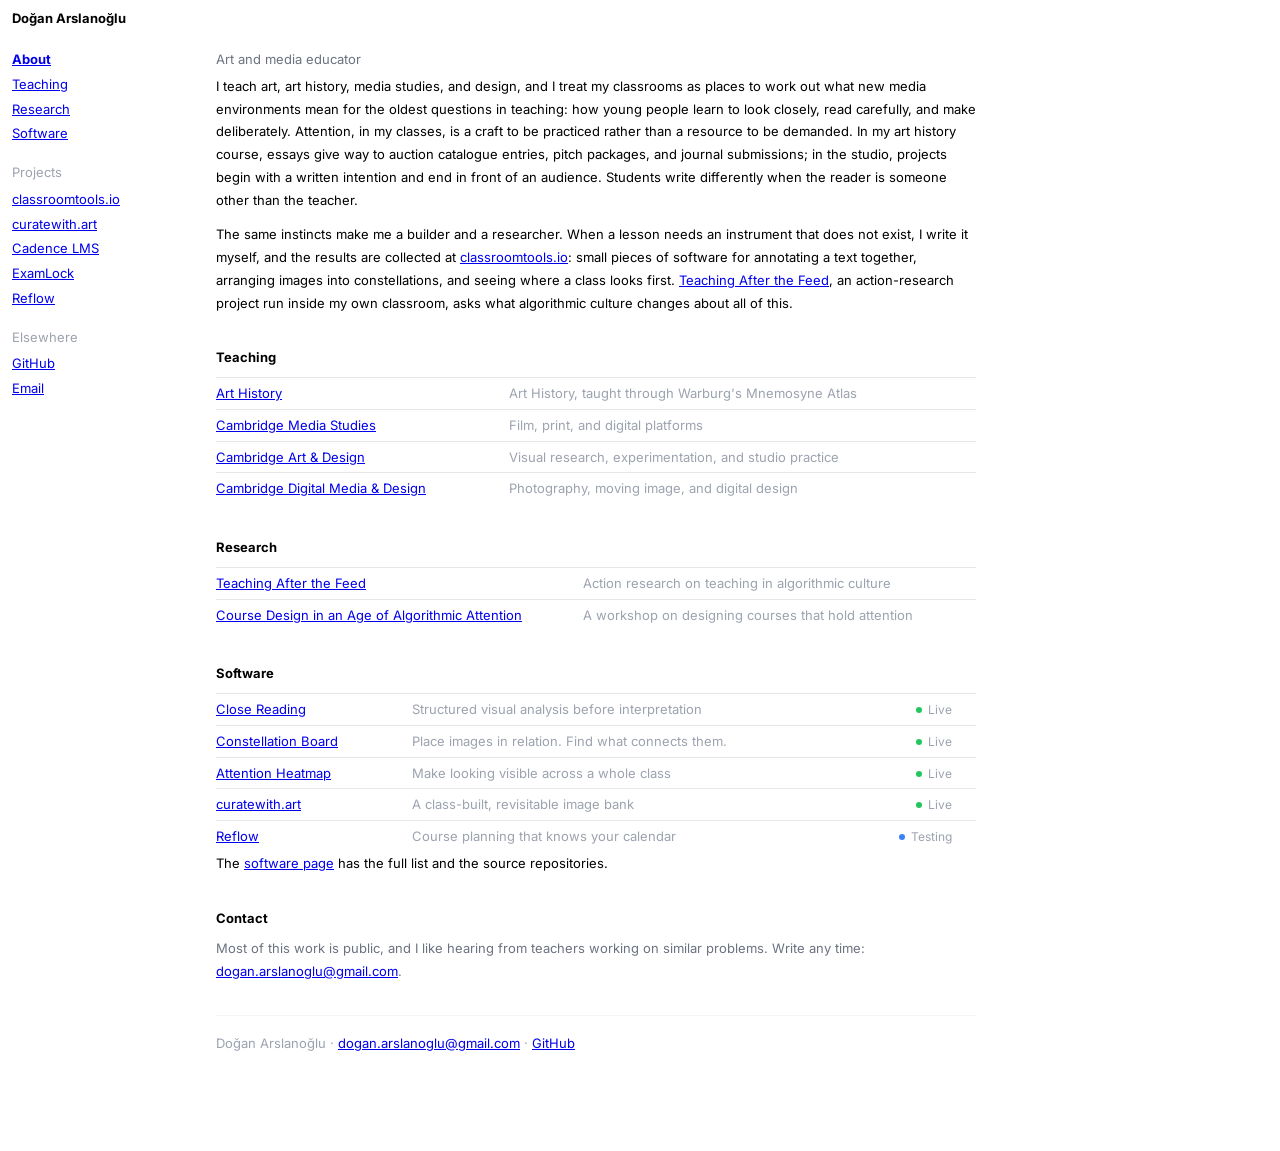
<file: index.html>
<!DOCTYPE html>
<html lang="en">
<head>
  <meta charset="UTF-8" />
  <meta name="viewport" content="width=device-width, initial-scale=1.0" />
  <title>Doğan Arslanoğlu</title>
  <meta name="description" content="Doğan Arslanoğlu, art and media educator. Courses, research, and classroom software, including Teaching After the Feed and classroomtools.io." />

  <meta property="og:type" content="website" />
  <meta property="og:title" content="Doğan Arslanoğlu" />
  <meta property="og:description" content="Art and media educator. Courses, research, and classroom software, including Teaching After the Feed and classroomtools.io." />
  <meta property="og:url" content="https://dogan.education/" />

  <link rel="icon" href="data:image/svg+xml,<svg xmlns='http://www.w3.org/2000/svg' viewBox='0 0 100 100'><text y='.9em' font-size='90'>✦</text></svg>" />
  <link rel="preconnect" href="https://fonts.googleapis.com" />
  <link rel="preconnect" href="https://fonts.gstatic.com" crossorigin />
  <link rel="stylesheet" href="https://fonts.googleapis.com/css2?family=Inter:wght@400;700&display=swap" />
  <link rel="stylesheet" href="style.css" />
</head>
<body>

  <div class="topbar">
    <a href="index.html">Doğan Arslanoğlu</a>
  </div>

  <div class="frame">

    <aside class="sidebar">
      <nav aria-label="Site">
        <div class="group">
          <ul>
            <li><a href="index.html" aria-current="page">About</a></li>
            <li><a href="teaching.html">Teaching</a></li>
            <li><a href="research.html">Research</a></li>
            <li><a href="software.html">Software</a></li>
          </ul>
        </div>
        <div class="group group-extra">
          <p class="nav-label">Projects</p>
          <ul>
            <li><a href="https://classroomtools.io">classroomtools.io</a></li>
            <li><a href="https://curatewith.art">curatewith.art</a></li>
            <li><a href="https://lms-app-lime-eight.vercel.app">Cadence LMS</a></li>
            <li><a href="https://github.com/ohwowgreat/Lockdown-Browser">ExamLock</a></li>
            <li><a href="https://claude.ai/code/artifact/25b0b117-4acb-43b3-9603-f7df35a4f03b">Reflow</a></li>
          </ul>
        </div>
        <div class="group group-extra">
          <p class="nav-label">Elsewhere</p>
          <ul>
            <li><a href="https://github.com/ohwowgreat">GitHub</a></li>
            <li><a href="mailto:dogan.arslanoglu@gmail.com">Email</a></li>
          </ul>
        </div>
      </nav>
    </aside>

    <main>

      <section>
        <p class="kicker">Art and media educator</p>
        <p>
          I teach art, art history, media studies, and design, and I treat my classrooms as
          places to work out what new media environments mean for the oldest questions in
          teaching: how young people learn to look closely, read carefully, and make
          deliberately. Attention, in my classes, is a craft to be practiced rather than a
          resource to be demanded. In my art history course, essays give way to auction
          catalogue entries, pitch packages, and journal submissions; in the studio, projects
          begin with a written intention and end in front of an audience. Students write
          differently when the reader is someone other than the teacher.
        </p>
        <p>
          The same instincts make me a builder and a researcher. When a lesson needs an
          instrument that does not exist, I write it myself, and the results are collected at
          <a href="https://classroomtools.io">classroomtools.io</a>: small pieces of software
          for annotating a text together, arranging images into constellations, and seeing
          where a class looks first.
          <a href="https://classroomtools.io/research">Teaching After the Feed</a>, an
          action-research project run inside my own classroom, asks what algorithmic culture
          changes about all of this.
        </p>
      </section>

      <section>
        <p class="bold-label">Teaching</p>
        <table class="list">
          <tbody>
            <tr>
              <td class="name"><a href="teaching.html#art-history">Art History</a></td>
              <td class="tagline">Art History, taught through Warburg's Mnemosyne Atlas</td>
            </tr>
            <tr>
              <td class="name"><a href="teaching.html#media-studies">Cambridge Media Studies</a></td>
              <td class="tagline">Film, print, and digital platforms</td>
            </tr>
            <tr>
              <td class="name"><a href="teaching.html#cambridge-art-design">Cambridge Art &amp; Design</a></td>
              <td class="tagline">Visual research, experimentation, and studio practice</td>
            </tr>
            <tr>
              <td class="name"><a href="teaching.html#cambridge-digital-media-design">Cambridge Digital Media &amp; Design</a></td>
              <td class="tagline">Photography, moving image, and digital design</td>
            </tr>
          </tbody>
        </table>
      </section>

      <section>
        <p class="bold-label">Research</p>
        <table class="list">
          <tbody>
            <tr>
              <td class="name"><a href="research.html#teaching-after-the-feed">Teaching After the Feed</a></td>
              <td class="tagline">Action research on teaching in algorithmic culture</td>
            </tr>
            <tr>
              <td class="name"><a href="research.html#presentations">Course Design in an Age of Algorithmic Attention</a></td>
              <td class="tagline">A workshop on designing courses that hold attention</td>
            </tr>
          </tbody>
        </table>
      </section>

      <section>
        <p class="bold-label">Software</p>
        <table class="list">
          <tbody>
            <tr>
              <td class="name"><a href="https://closereading.classroomtools.io">Close Reading</a></td>
              <td class="tagline">Structured visual analysis before interpretation</td>
              <td class="status"><span class="dot live"></span><span class="state">Live</span></td>
            </tr>
            <tr>
              <td class="name"><a href="https://constellation.classroomtools.io">Constellation Board</a></td>
              <td class="tagline">Place images in relation. Find what connects them.</td>
              <td class="status"><span class="dot live"></span><span class="state">Live</span></td>
            </tr>
            <tr>
              <td class="name"><a href="https://heatmap.classroomtools.io">Attention Heatmap</a></td>
              <td class="tagline">Make looking visible across a whole class</td>
              <td class="status"><span class="dot live"></span><span class="state">Live</span></td>
            </tr>
            <tr>
              <td class="name"><a href="https://curatewith.art">curatewith.art</a></td>
              <td class="tagline">A class-built, revisitable image bank</td>
              <td class="status"><span class="dot live"></span><span class="state">Live</span></td>
            </tr>
            <tr>
              <td class="name"><a href="https://claude.ai/code/artifact/25b0b117-4acb-43b3-9603-f7df35a4f03b">Reflow</a></td>
              <td class="tagline">Course planning that knows your calendar</td>
              <td class="status"><span class="dot testing"></span><span class="state">Testing</span></td>
            </tr>
          </tbody>
        </table>
        <p>
          The <a href="software.html">software page</a> has the full list and the source
          repositories.
        </p>
      </section>

      <section>
        <p class="bold-label">Contact</p>
        <p class="gray">
          Most of this work is public, and I like hearing from teachers working on similar
          problems. Write any time:
          <a href="mailto:dogan.arslanoglu@gmail.com">dogan.arslanoglu@gmail.com</a>.
        </p>
      </section>

      <section class="foot">
        <p>
          Doğan Arslanoğlu ·
          <a href="mailto:dogan.arslanoglu@gmail.com">dogan.arslanoglu@gmail.com</a> ·
          <a href="https://github.com/ohwowgreat">GitHub</a>
        </p>
      </section>

    </main>

  </div>

</body>
</html>
</file>
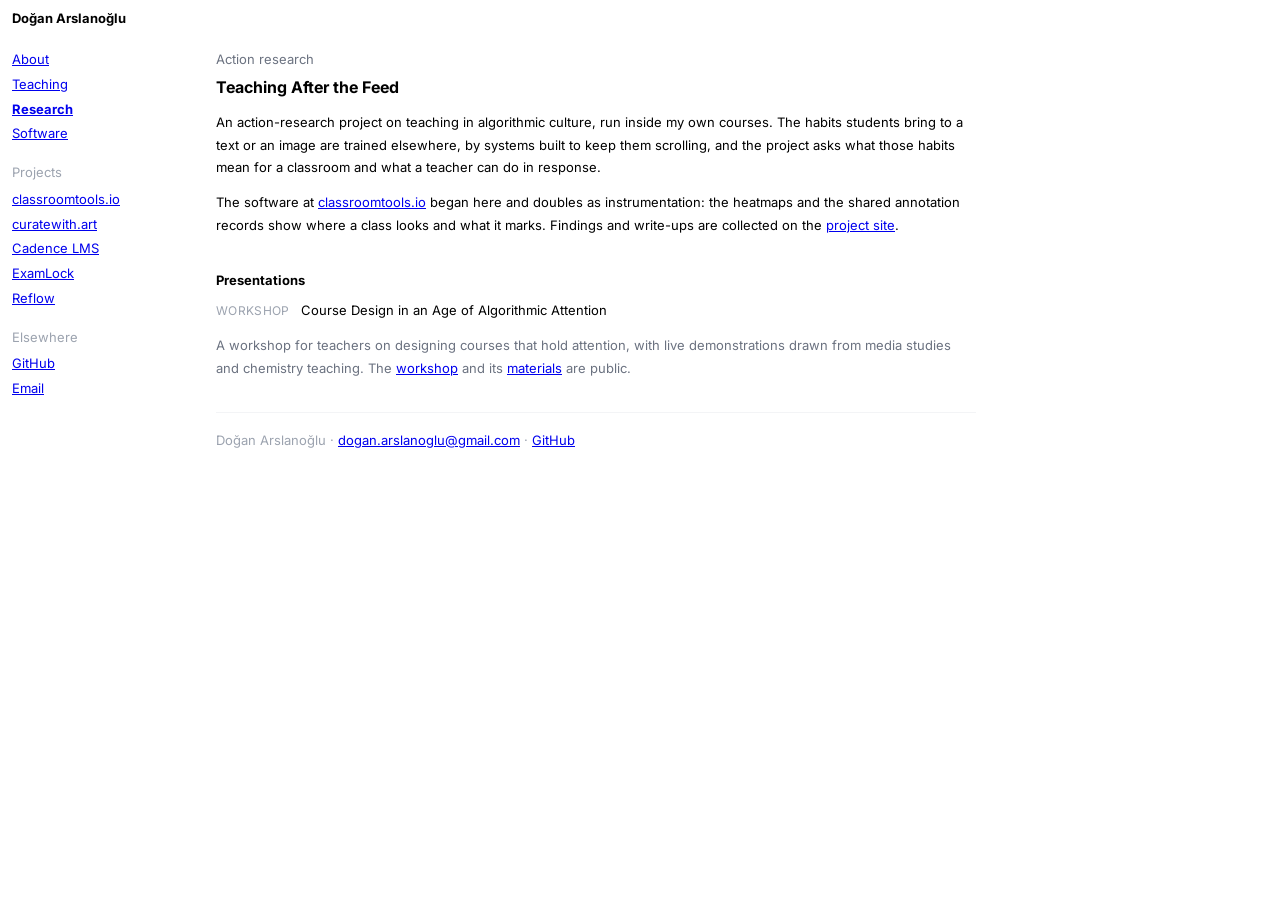
<file: research.html>
<!DOCTYPE html>
<html lang="en">
<head>
  <meta charset="UTF-8" />
  <meta name="viewport" content="width=device-width, initial-scale=1.0" />
  <title>Research · Doğan Arslanoğlu</title>
  <meta name="description" content="Research by Doğan Arslanoğlu: Teaching After the Feed, an action-research project on teaching in algorithmic culture, and a workshop on course design." />

  <meta property="og:type" content="website" />
  <meta property="og:title" content="Research · Doğan Arslanoğlu" />
  <meta property="og:description" content="Teaching After the Feed, an action-research project on teaching in algorithmic culture, and a workshop on course design." />
  <meta property="og:url" content="https://dogan.education/research.html" />

  <link rel="icon" href="data:image/svg+xml,<svg xmlns='http://www.w3.org/2000/svg' viewBox='0 0 100 100'><text y='.9em' font-size='90'>✦</text></svg>" />
  <link rel="preconnect" href="https://fonts.googleapis.com" />
  <link rel="preconnect" href="https://fonts.gstatic.com" crossorigin />
  <link rel="stylesheet" href="https://fonts.googleapis.com/css2?family=Inter:wght@400;700&display=swap" />
  <link rel="stylesheet" href="style.css" />
</head>
<body>

  <div class="topbar">
    <a href="index.html">Doğan Arslanoğlu</a>
  </div>

  <div class="frame">

    <aside class="sidebar">
      <nav aria-label="Site">
        <div class="group">
          <ul>
            <li><a href="index.html">About</a></li>
            <li><a href="teaching.html">Teaching</a></li>
            <li><a href="research.html" aria-current="page">Research</a></li>
            <li><a href="software.html">Software</a></li>
          </ul>
        </div>
        <div class="group group-extra">
          <p class="nav-label">Projects</p>
          <ul>
            <li><a href="https://classroomtools.io">classroomtools.io</a></li>
            <li><a href="https://curatewith.art">curatewith.art</a></li>
            <li><a href="https://lms-app-lime-eight.vercel.app">Cadence LMS</a></li>
            <li><a href="https://github.com/ohwowgreat/Lockdown-Browser">ExamLock</a></li>
            <li><a href="https://claude.ai/code/artifact/25b0b117-4acb-43b3-9603-f7df35a4f03b">Reflow</a></li>
          </ul>
        </div>
        <div class="group group-extra">
          <p class="nav-label">Elsewhere</p>
          <ul>
            <li><a href="https://github.com/ohwowgreat">GitHub</a></li>
            <li><a href="mailto:dogan.arslanoglu@gmail.com">Email</a></li>
          </ul>
        </div>
      </nav>
    </aside>

    <main>

      <section id="teaching-after-the-feed">
        <p class="kicker">Action research</p>
        <h1>Teaching After the Feed</h1>
        <p>
          An action-research project on teaching in algorithmic culture, run inside my own
          courses. The habits students bring to a text or an image are trained elsewhere, by
          systems built to keep them scrolling, and the project asks what those habits mean
          for a classroom and what a teacher can do in response.
        </p>
        <p>
          The software at <a href="https://classroomtools.io">classroomtools.io</a> began here
          and doubles as instrumentation: the heatmaps and the shared annotation records show
          where a class looks and what it marks. Findings and write-ups are collected on the
          <a href="https://classroomtools.io/research">project site</a>.
        </p>
      </section>

      <section id="presentations">
        <p class="bold-label">Presentations</p>
        <p>
          <span class="tag">Workshop</span>
          Course Design in an Age of Algorithmic Attention
        </p>
        <p class="gray">
          A workshop for teachers on designing courses that hold attention, with live
          demonstrations drawn from media studies and chemistry teaching. The
          <a href="https://course-design-workshop.vercel.app">workshop</a> and its
          <a href="https://github.com/ohwowgreat/course-design-workshop">materials</a> are
          public.
        </p>
      </section>

      <section class="foot">
        <p>
          Doğan Arslanoğlu ·
          <a href="mailto:dogan.arslanoglu@gmail.com">dogan.arslanoglu@gmail.com</a> ·
          <a href="https://github.com/ohwowgreat">GitHub</a>
        </p>
      </section>

    </main>

  </div>

</body>
</html>
</file>
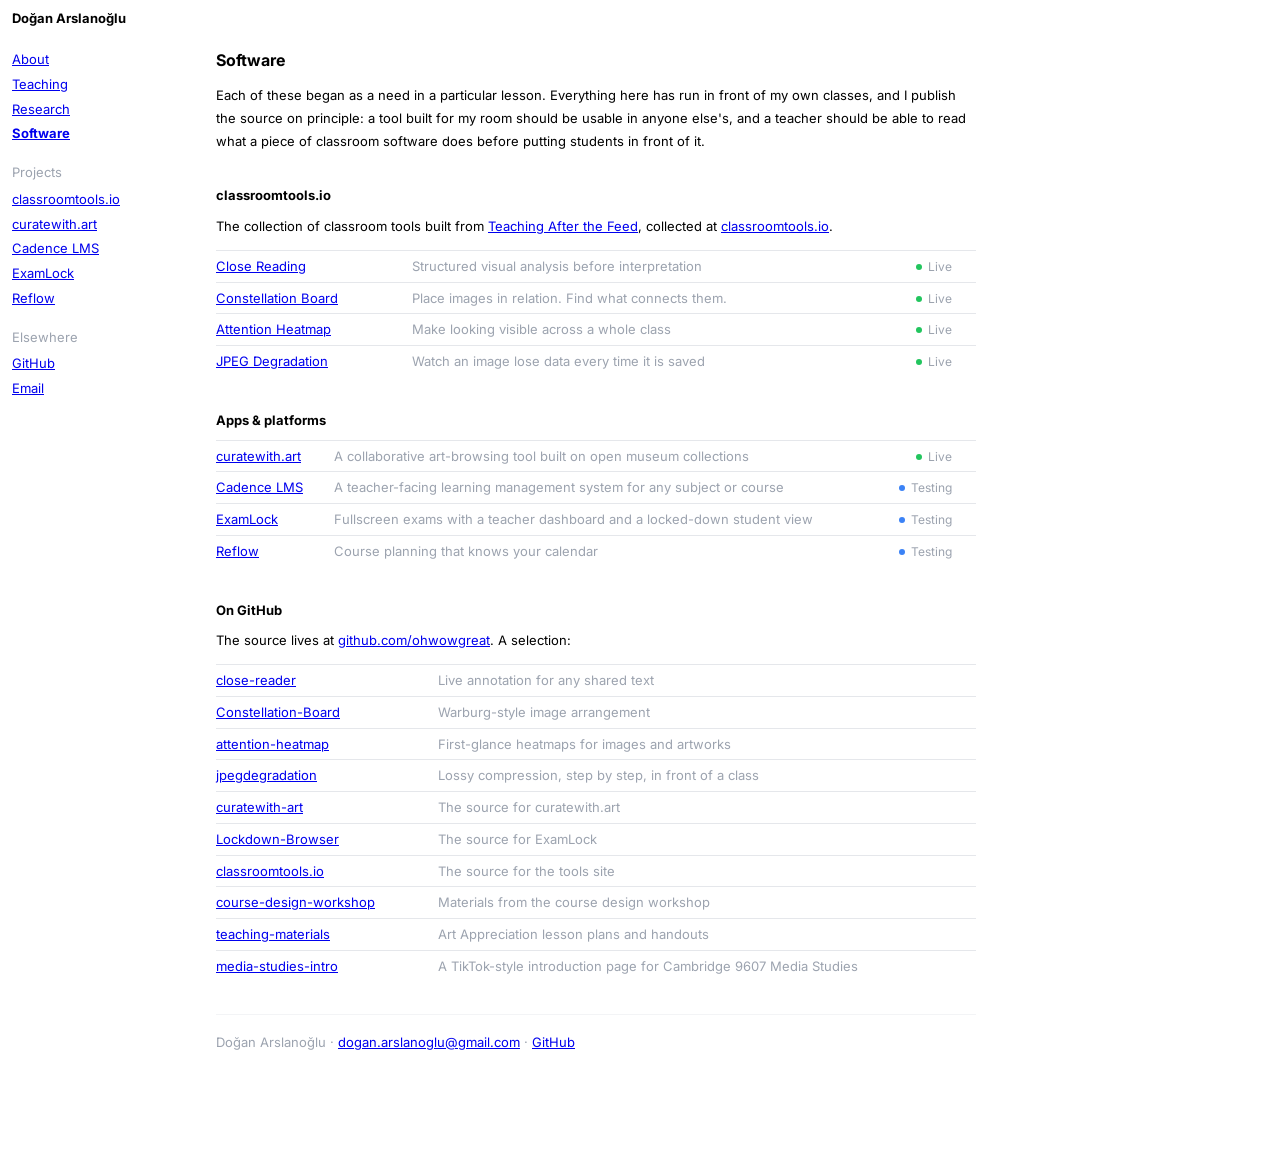
<file: software.html>
<!DOCTYPE html>
<html lang="en">
<head>
  <meta charset="UTF-8" />
  <meta name="viewport" content="width=device-width, initial-scale=1.0" />
  <title>Software · Doğan Arslanoğlu</title>
  <meta name="description" content="Classroom software by Doğan Arslanoğlu: the classroomtools.io collection, curatewith.art, Cadence LMS, ExamLock, and the source repositories on GitHub." />

  <meta property="og:type" content="website" />
  <meta property="og:title" content="Software · Doğan Arslanoğlu" />
  <meta property="og:description" content="The classroomtools.io collection, curatewith.art, Cadence LMS, ExamLock, and the source repositories on GitHub." />
  <meta property="og:url" content="https://dogan.education/software.html" />

  <link rel="icon" href="data:image/svg+xml,<svg xmlns='http://www.w3.org/2000/svg' viewBox='0 0 100 100'><text y='.9em' font-size='90'>✦</text></svg>" />
  <link rel="preconnect" href="https://fonts.googleapis.com" />
  <link rel="preconnect" href="https://fonts.gstatic.com" crossorigin />
  <link rel="stylesheet" href="https://fonts.googleapis.com/css2?family=Inter:wght@400;700&display=swap" />
  <link rel="stylesheet" href="style.css" />
</head>
<body>

  <div class="topbar">
    <a href="index.html">Doğan Arslanoğlu</a>
  </div>

  <div class="frame">

    <aside class="sidebar">
      <nav aria-label="Site">
        <div class="group">
          <ul>
            <li><a href="index.html">About</a></li>
            <li><a href="teaching.html">Teaching</a></li>
            <li><a href="research.html">Research</a></li>
            <li><a href="software.html" aria-current="page">Software</a></li>
          </ul>
        </div>
        <div class="group group-extra">
          <p class="nav-label">Projects</p>
          <ul>
            <li><a href="https://classroomtools.io">classroomtools.io</a></li>
            <li><a href="https://curatewith.art">curatewith.art</a></li>
            <li><a href="https://lms-app-lime-eight.vercel.app">Cadence LMS</a></li>
            <li><a href="https://github.com/ohwowgreat/Lockdown-Browser">ExamLock</a></li>
            <li><a href="https://claude.ai/code/artifact/25b0b117-4acb-43b3-9603-f7df35a4f03b">Reflow</a></li>
          </ul>
        </div>
        <div class="group group-extra">
          <p class="nav-label">Elsewhere</p>
          <ul>
            <li><a href="https://github.com/ohwowgreat">GitHub</a></li>
            <li><a href="mailto:dogan.arslanoglu@gmail.com">Email</a></li>
          </ul>
        </div>
      </nav>
    </aside>

    <main>

      <section>
        <h1>Software</h1>
        <p>
          Each of these began as a need in a particular lesson. Everything here has run in
          front of my own classes, and I publish the source on principle: a tool built for my
          room should be usable in anyone else's, and a teacher should be able to read what a
          piece of classroom software does before putting students in front of it.
        </p>
      </section>

      <section>
        <p class="bold-label">classroomtools.io</p>
        <p>
          The collection of classroom tools built from
          <a href="research.html">Teaching After the Feed</a>, collected at
          <a href="https://classroomtools.io">classroomtools.io</a>.
        </p>
        <table class="list">
          <tbody>
            <tr>
              <td class="name"><a href="https://closereading.classroomtools.io">Close Reading</a></td>
              <td class="tagline">Structured visual analysis before interpretation</td>
              <td class="status"><span class="dot live"></span><span class="state">Live</span></td>
            </tr>
            <tr>
              <td class="name"><a href="https://constellation.classroomtools.io">Constellation Board</a></td>
              <td class="tagline">Place images in relation. Find what connects them.</td>
              <td class="status"><span class="dot live"></span><span class="state">Live</span></td>
            </tr>
            <tr>
              <td class="name"><a href="https://heatmap.classroomtools.io">Attention Heatmap</a></td>
              <td class="tagline">Make looking visible across a whole class</td>
              <td class="status"><span class="dot live"></span><span class="state">Live</span></td>
            </tr>
            <tr>
              <td class="name"><a href="https://github.com/ohwowgreat/jpegdegradation">JPEG Degradation</a></td>
              <td class="tagline">Watch an image lose data every time it is saved</td>
              <td class="status"><span class="dot live"></span><span class="state">Live</span></td>
            </tr>
          </tbody>
        </table>
      </section>

      <section>
        <p class="bold-label">Apps &amp; platforms</p>
        <table class="list">
          <tbody>
            <tr>
              <td class="name"><a href="https://curatewith.art">curatewith.art</a></td>
              <td class="tagline">A collaborative art-browsing tool built on open museum collections</td>
              <td class="status"><span class="dot live"></span><span class="state">Live</span></td>
            </tr>
            <tr>
              <td class="name"><a href="https://lms-app-lime-eight.vercel.app">Cadence LMS</a></td>
              <td class="tagline">A teacher-facing learning management system for any subject or course</td>
              <td class="status"><span class="dot testing"></span><span class="state">Testing</span></td>
            </tr>
            <tr>
              <td class="name"><a href="https://github.com/ohwowgreat/Lockdown-Browser">ExamLock</a></td>
              <td class="tagline">Fullscreen exams with a teacher dashboard and a locked-down student view</td>
              <td class="status"><span class="dot testing"></span><span class="state">Testing</span></td>
            </tr>
            <tr>
              <td class="name"><a href="https://claude.ai/code/artifact/25b0b117-4acb-43b3-9603-f7df35a4f03b">Reflow</a></td>
              <td class="tagline">Course planning that knows your calendar</td>
              <td class="status"><span class="dot testing"></span><span class="state">Testing</span></td>
            </tr>
          </tbody>
        </table>
      </section>

      <section>
        <p class="bold-label">On GitHub</p>
        <p>
          The source lives at
          <a href="https://github.com/ohwowgreat">github.com/ohwowgreat</a>. A selection:
        </p>
        <table class="list">
          <tbody>
            <tr>
              <td class="name"><a href="https://github.com/ohwowgreat/close-reader">close-reader</a></td>
              <td class="tagline">Live annotation for any shared text</td>
            </tr>
            <tr>
              <td class="name"><a href="https://github.com/ohwowgreat/Constellation-Board">Constellation-Board</a></td>
              <td class="tagline">Warburg-style image arrangement</td>
            </tr>
            <tr>
              <td class="name"><a href="https://github.com/ohwowgreat/attention-heatmap">attention-heatmap</a></td>
              <td class="tagline">First-glance heatmaps for images and artworks</td>
            </tr>
            <tr>
              <td class="name"><a href="https://github.com/ohwowgreat/jpegdegradation">jpegdegradation</a></td>
              <td class="tagline">Lossy compression, step by step, in front of a class</td>
            </tr>
            <tr>
              <td class="name"><a href="https://github.com/ohwowgreat/curatewith-art">curatewith-art</a></td>
              <td class="tagline">The source for curatewith.art</td>
            </tr>
            <tr>
              <td class="name"><a href="https://github.com/ohwowgreat/Lockdown-Browser">Lockdown-Browser</a></td>
              <td class="tagline">The source for ExamLock</td>
            </tr>
            <tr>
              <td class="name"><a href="https://github.com/ohwowgreat/classroomtools.io">classroomtools.io</a></td>
              <td class="tagline">The source for the tools site</td>
            </tr>
            <tr>
              <td class="name"><a href="https://github.com/ohwowgreat/course-design-workshop">course-design-workshop</a></td>
              <td class="tagline">Materials from the course design workshop</td>
            </tr>
            <tr>
              <td class="name"><a href="https://github.com/ohwowgreat/teaching-materials">teaching-materials</a></td>
              <td class="tagline">Art Appreciation lesson plans and handouts</td>
            </tr>
            <tr>
              <td class="name"><a href="https://github.com/ohwowgreat/media-studies-intro">media-studies-intro</a></td>
              <td class="tagline">A TikTok-style introduction page for Cambridge 9607 Media Studies</td>
            </tr>
          </tbody>
        </table>
      </section>

      <section class="foot">
        <p>
          Doğan Arslanoğlu ·
          <a href="mailto:dogan.arslanoglu@gmail.com">dogan.arslanoglu@gmail.com</a> ·
          <a href="https://github.com/ohwowgreat">GitHub</a>
        </p>
      </section>

    </main>

  </div>

</body>
</html>
</file>
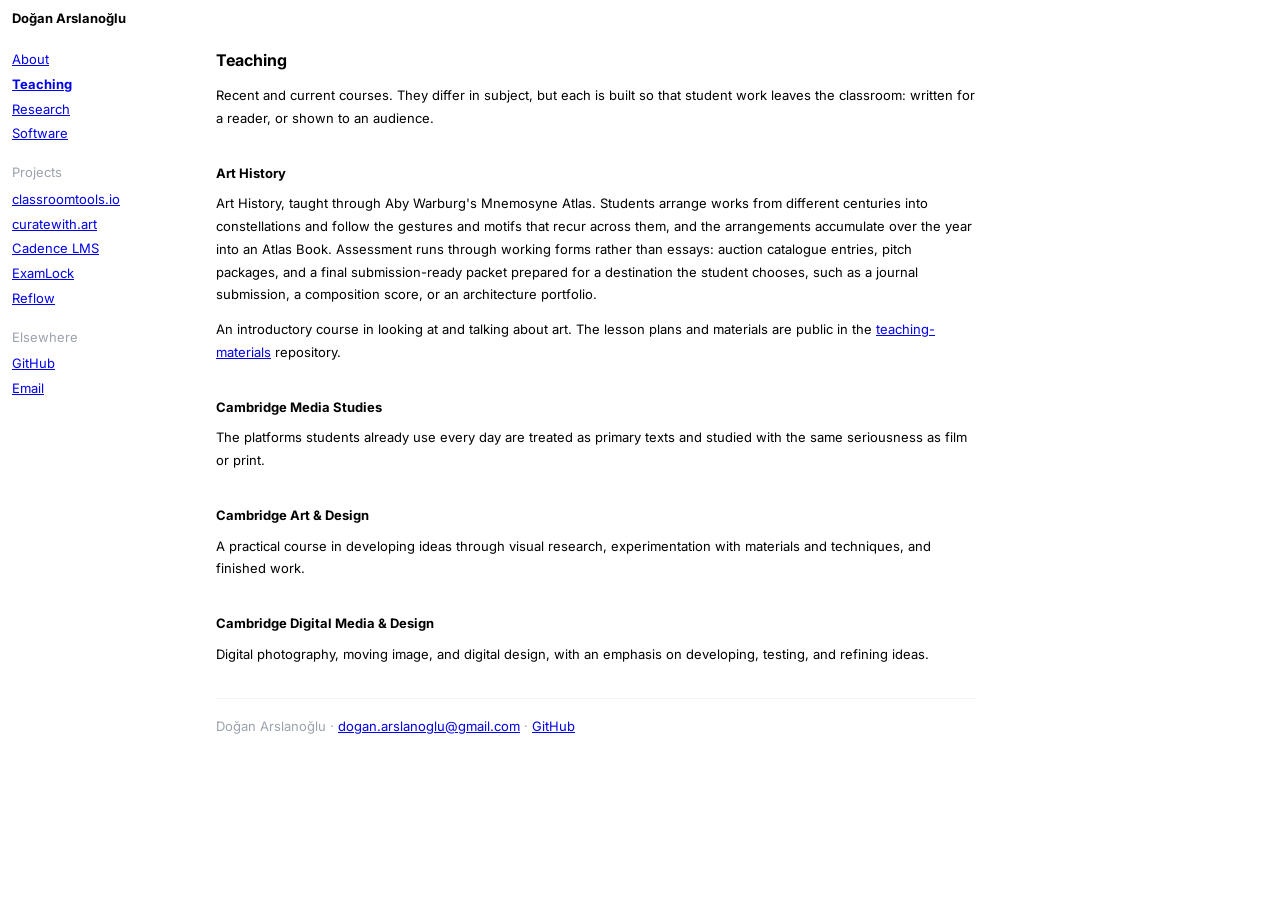
<file: teaching.html>
<!DOCTYPE html>
<html lang="en">
<head>
  <meta charset="UTF-8" />
  <meta name="viewport" content="width=device-width, initial-scale=1.0" />
  <title>Teaching · Doğan Arslanoğlu</title>
  <meta name="description" content="Courses taught by Doğan Arslanoğlu: art history through Warburg's Mnemosyne Atlas, Cambridge Media Studies, Cambridge Art &amp; Design, and Cambridge Digital Media &amp; Design." />

  <meta property="og:type" content="website" />
  <meta property="og:title" content="Teaching · Doğan Arslanoğlu" />
  <meta property="og:description" content="Art history through Warburg's Mnemosyne Atlas, Cambridge Media Studies, Cambridge Art &amp; Design, and Cambridge Digital Media &amp; Design." />
  <meta property="og:url" content="https://dogan.education/teaching.html" />

  <link rel="icon" href="data:image/svg+xml,<svg xmlns='http://www.w3.org/2000/svg' viewBox='0 0 100 100'><text y='.9em' font-size='90'>✦</text></svg>" />
  <link rel="preconnect" href="https://fonts.googleapis.com" />
  <link rel="preconnect" href="https://fonts.gstatic.com" crossorigin />
  <link rel="stylesheet" href="https://fonts.googleapis.com/css2?family=Inter:wght@400;700&display=swap" />
  <link rel="stylesheet" href="style.css" />
</head>
<body>

  <div class="topbar">
    <a href="index.html">Doğan Arslanoğlu</a>
  </div>

  <div class="frame">

    <aside class="sidebar">
      <nav aria-label="Site">
        <div class="group">
          <ul>
            <li><a href="index.html">About</a></li>
            <li><a href="teaching.html" aria-current="page">Teaching</a></li>
            <li><a href="research.html">Research</a></li>
            <li><a href="software.html">Software</a></li>
          </ul>
        </div>
        <div class="group group-extra">
          <p class="nav-label">Projects</p>
          <ul>
            <li><a href="https://classroomtools.io">classroomtools.io</a></li>
            <li><a href="https://curatewith.art">curatewith.art</a></li>
            <li><a href="https://lms-app-lime-eight.vercel.app">Cadence LMS</a></li>
            <li><a href="https://github.com/ohwowgreat/Lockdown-Browser">ExamLock</a></li>
            <li><a href="https://claude.ai/code/artifact/25b0b117-4acb-43b3-9603-f7df35a4f03b">Reflow</a></li>
          </ul>
        </div>
        <div class="group group-extra">
          <p class="nav-label">Elsewhere</p>
          <ul>
            <li><a href="https://github.com/ohwowgreat">GitHub</a></li>
            <li><a href="mailto:dogan.arslanoglu@gmail.com">Email</a></li>
          </ul>
        </div>
      </nav>
    </aside>

    <main>

      <section>
        <h1>Teaching</h1>
        <p>
          Recent and current courses. They differ in subject, but each is built so that
          student work leaves the classroom: written for a reader, or shown to an audience.
        </p>
      </section>

      <section id="art-history">
        <p class="bold-label">Art History</p>
        <p>
          Art History, taught through Aby Warburg's Mnemosyne Atlas. Students arrange works
          from different centuries into constellations and follow the gestures and motifs that
          recur across them, and the arrangements accumulate over the year into an Atlas Book.
          Assessment runs through working forms rather than essays: auction catalogue entries,
          pitch packages, and a final submission-ready packet prepared for a destination the
          student chooses, such as a journal submission, a composition score, or an
          architecture portfolio.
        </p>
        <p id="art-appreciation">
          An introductory course in looking at and talking about art. The lesson plans and
          materials are public in the
          <a href="https://github.com/ohwowgreat/teaching-materials">teaching-materials</a>
          repository.
        </p>
      </section>

      <section id="media-studies">
        <p class="bold-label">Cambridge Media Studies</p>
        <p>
          The platforms students already use every day are treated as primary texts and
          studied with the same seriousness as film or print.
        </p>
      </section>

      <section id="cambridge-art-design">
        <p class="bold-label">Cambridge Art &amp; Design</p>
        <p>
          A practical course in developing ideas through visual research, experimentation
          with materials and techniques, and finished work.
        </p>
      </section>

      <section id="cambridge-digital-media-design">
        <p class="bold-label">Cambridge Digital Media &amp; Design</p>
        <p>
          Digital photography, moving image, and digital design, with an emphasis on
          developing, testing, and refining ideas.
        </p>
      </section>

      <section class="foot">
        <p>
          Doğan Arslanoğlu ·
          <a href="mailto:dogan.arslanoglu@gmail.com">dogan.arslanoglu@gmail.com</a> ·
          <a href="https://github.com/ohwowgreat">GitHub</a>
        </p>
      </section>

    </main>

  </div>

</body>
</html>
</file>
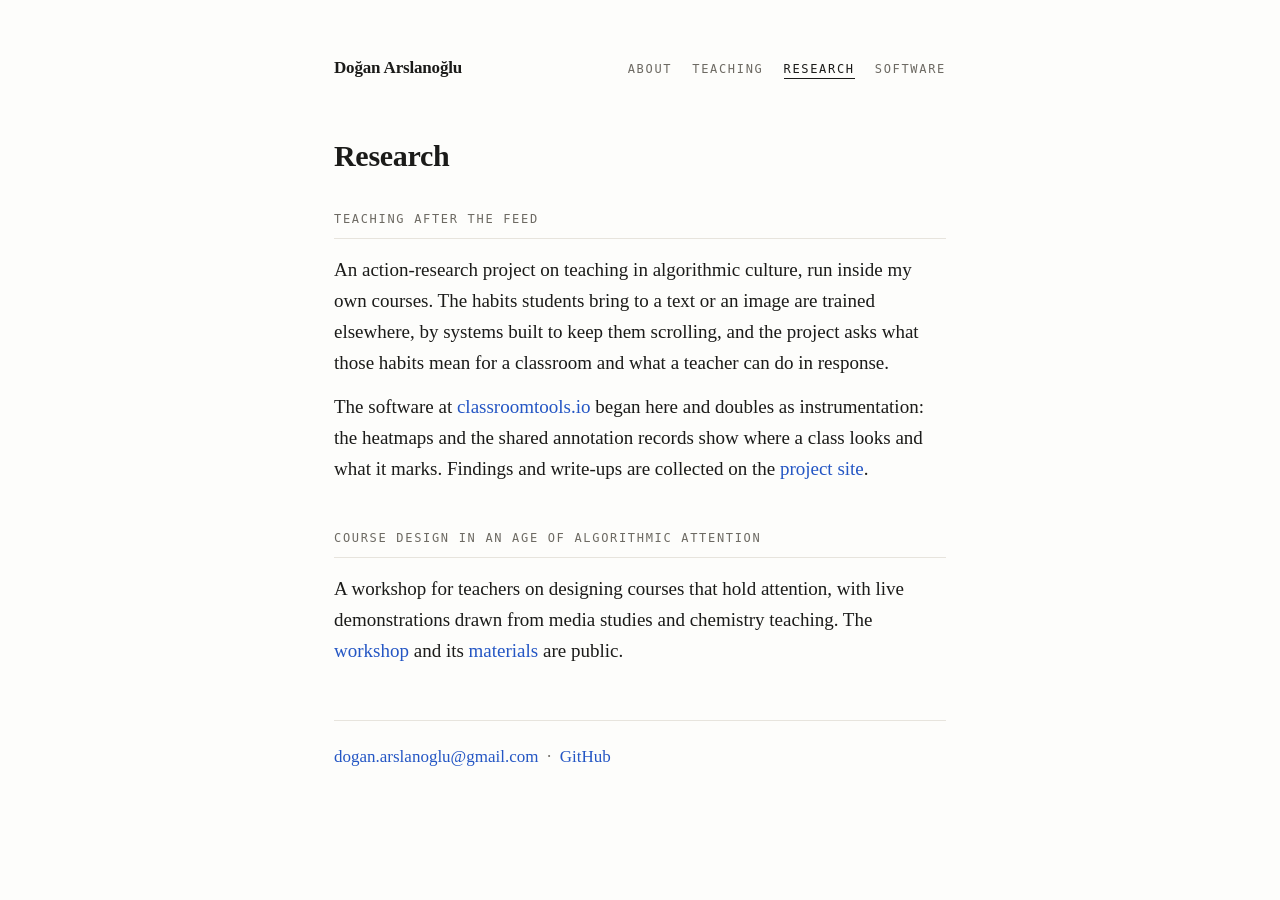
<file: site/research.html>
<!DOCTYPE html>
<html lang="en">
<head>
  <meta charset="UTF-8" />
  <meta name="viewport" content="width=device-width, initial-scale=1.0" />
  <title>Research · Doğan Arslanoğlu</title>
  <meta name="description" content="Research by Doğan Arslanoğlu: Teaching After the Feed, an action-research project on teaching in algorithmic culture, and a workshop on course design." />

  <meta property="og:type" content="website" />
  <meta property="og:title" content="Research · Doğan Arslanoğlu" />
  <meta property="og:description" content="Teaching After the Feed, an action-research project on teaching in algorithmic culture, and a workshop on course design." />

  <link rel="icon" href="data:image/svg+xml,<svg xmlns='http://www.w3.org/2000/svg' viewBox='0 0 100 100'><text y='.9em' font-size='90'>✦</text></svg>" />
  <link rel="stylesheet" href="style.css" />
</head>
<body>
  <div class="wrap">

    <nav class="top" aria-label="Site">
      <a class="site" href="index.html">Doğan Arslanoğlu</a>
      <ul>
        <li><a href="index.html">About</a></li>
        <li><a href="teaching.html">Teaching</a></li>
        <li><a href="research.html" aria-current="page">Research</a></li>
        <li><a href="software.html">Software</a></li>
      </ul>
    </nav>

    <h1 class="page-title">Research</h1>

    <section>
      <h2 class="label">Teaching After the Feed</h2>
      <p>
        An action-research project on teaching in algorithmic culture, run inside my own courses.
        The habits students bring to a text or an image are trained elsewhere, by systems built
        to keep them scrolling, and the project asks what those habits mean for a classroom and
        what a teacher can do in response.
      </p>
      <p>
        The software at <a href="https://classroomtools.io">classroomtools.io</a> began here and
        doubles as instrumentation: the heatmaps and the shared annotation records show where a
        class looks and what it marks. Findings and write-ups are collected on the
        <a href="https://classroomtools.io/research">project site</a>.
      </p>
    </section>

    <section>
      <h2 class="label">Course Design in an Age of Algorithmic Attention</h2>
      <p>
        A workshop for teachers on designing courses that hold attention, with live
        demonstrations drawn from media studies and chemistry teaching. The
        <a href="https://course-design-workshop.vercel.app">workshop</a> and its
        <a href="https://github.com/ohwowgreat/course-design-workshop">materials</a> are public.
      </p>
    </section>

    <footer>
      <a href="mailto:dogan.arslanoglu@gmail.com">dogan.arslanoglu@gmail.com</a>
      &nbsp;·&nbsp;
      <a href="https://github.com/ohwowgreat">GitHub</a>
    </footer>

  </div>
</body>
</html>
</file>
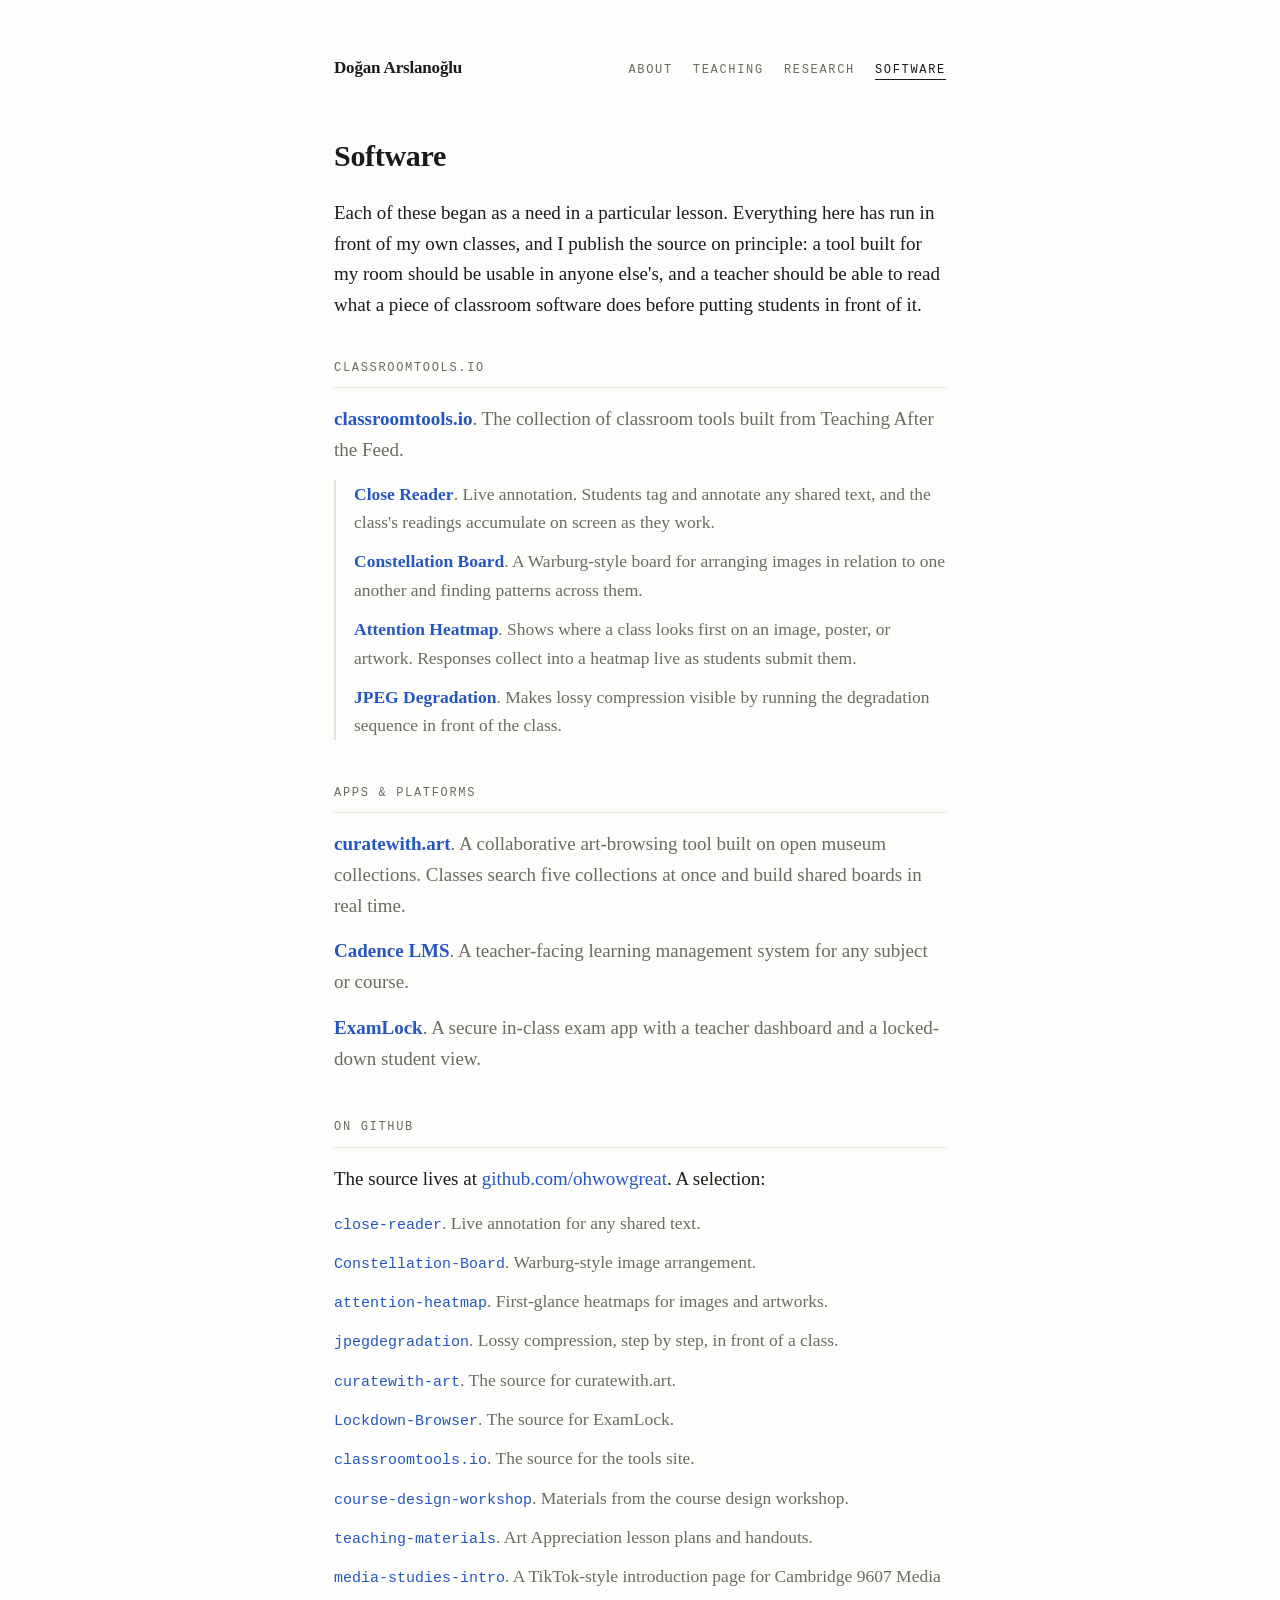
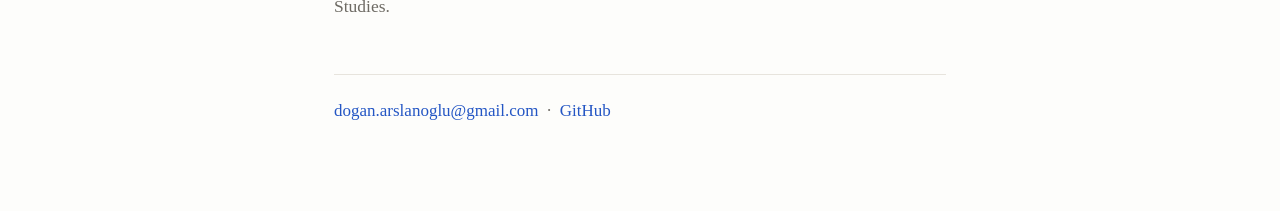
<file: site/software.html>
<!DOCTYPE html>
<html lang="en">
<head>
  <meta charset="UTF-8" />
  <meta name="viewport" content="width=device-width, initial-scale=1.0" />
  <title>Software · Doğan Arslanoğlu</title>
  <meta name="description" content="Classroom software by Doğan Arslanoğlu: the classroomtools.io collection, curatewith.art, Cadence LMS, ExamLock, and the source repositories on GitHub." />

  <meta property="og:type" content="website" />
  <meta property="og:title" content="Software · Doğan Arslanoğlu" />
  <meta property="og:description" content="The classroomtools.io collection, curatewith.art, Cadence LMS, ExamLock, and the source repositories on GitHub." />

  <link rel="icon" href="data:image/svg+xml,<svg xmlns='http://www.w3.org/2000/svg' viewBox='0 0 100 100'><text y='.9em' font-size='90'>✦</text></svg>" />
  <link rel="stylesheet" href="style.css" />
</head>
<body>
  <div class="wrap">

    <nav class="top" aria-label="Site">
      <a class="site" href="index.html">Doğan Arslanoğlu</a>
      <ul>
        <li><a href="index.html">About</a></li>
        <li><a href="teaching.html">Teaching</a></li>
        <li><a href="research.html">Research</a></li>
        <li><a href="software.html" aria-current="page">Software</a></li>
      </ul>
    </nav>

    <h1 class="page-title">Software</h1>

    <p class="lede">
      Each of these began as a need in a particular lesson. Everything here has run in front of
      my own classes, and I publish the source on principle: a tool built for my room should be
      usable in anyone else's, and a teacher should be able to read what a piece of classroom
      software does before putting students in front of it.
    </p>

    <section>
      <h2 class="label">classroomtools.io</h2>
      <ul class="items">
        <li>
          <a class="item-title" href="https://classroomtools.io">classroomtools.io</a><span class="desc">.
          The collection of classroom tools built from Teaching After the Feed.</span>
          <ul class="sub">
            <li>
              <a class="item-title" href="https://github.com/ohwowgreat/close-reader">Close Reader</a><span class="desc">.
              Live annotation. Students tag and annotate any shared text, and the class's
              readings accumulate on screen as they work.</span>
            </li>
            <li>
              <a class="item-title" href="https://constellation-board-six.vercel.app">Constellation Board</a><span class="desc">.
              A Warburg-style board for arranging images in relation to one another and finding
              patterns across them.</span>
            </li>
            <li>
              <a class="item-title" href="https://github.com/ohwowgreat/attention-heatmap">Attention Heatmap</a><span class="desc">.
              Shows where a class looks first on an image, poster, or artwork. Responses collect
              into a heatmap live as students submit them.</span>
            </li>
            <li>
              <a class="item-title" href="https://github.com/ohwowgreat/jpegdegradation">JPEG Degradation</a><span class="desc">.
              Makes lossy compression visible by running the degradation sequence in front of
              the class.</span>
            </li>
          </ul>
        </li>
      </ul>
    </section>

    <section>
      <h2 class="label">Apps &amp; platforms</h2>
      <ul class="items">
        <li>
          <a class="item-title" href="https://curatewith.art">curatewith.art</a><span class="desc">.
          A collaborative art-browsing tool built on open museum collections. Classes search five
          collections at once and build shared boards in real time.</span>
        </li>
        <li>
          <a class="item-title" href="https://lms-app-lime-eight.vercel.app">Cadence LMS</a><span class="desc">.
          A teacher-facing learning management system for any subject or course.</span>
        </li>
        <li>
          <a class="item-title" href="https://github.com/ohwowgreat/Lockdown-Browser">ExamLock</a><span class="desc">.
          A secure in-class exam app with a teacher dashboard and a locked-down student
          view.</span>
        </li>
      </ul>
    </section>

    <section>
      <h2 class="label">On GitHub</h2>
      <p>
        The source lives at
        <a href="https://github.com/ohwowgreat">github.com/ohwowgreat</a>. A selection:
      </p>
      <ul class="repos">
        <li>
          <a class="repo-name" href="https://github.com/ohwowgreat/close-reader">close-reader</a><span class="desc">.
          Live annotation for any shared text.</span>
        </li>
        <li>
          <a class="repo-name" href="https://github.com/ohwowgreat/Constellation-Board">Constellation-Board</a><span class="desc">.
          Warburg-style image arrangement.</span>
        </li>
        <li>
          <a class="repo-name" href="https://github.com/ohwowgreat/attention-heatmap">attention-heatmap</a><span class="desc">.
          First-glance heatmaps for images and artworks.</span>
        </li>
        <li>
          <a class="repo-name" href="https://github.com/ohwowgreat/jpegdegradation">jpegdegradation</a><span class="desc">.
          Lossy compression, step by step, in front of a class.</span>
        </li>
        <li>
          <a class="repo-name" href="https://github.com/ohwowgreat/curatewith-art">curatewith-art</a><span class="desc">.
          The source for curatewith.art.</span>
        </li>
        <li>
          <a class="repo-name" href="https://github.com/ohwowgreat/Lockdown-Browser">Lockdown-Browser</a><span class="desc">.
          The source for ExamLock.</span>
        </li>
        <li>
          <a class="repo-name" href="https://github.com/ohwowgreat/classroomtools.io">classroomtools.io</a><span class="desc">.
          The source for the tools site.</span>
        </li>
        <li>
          <a class="repo-name" href="https://github.com/ohwowgreat/course-design-workshop">course-design-workshop</a><span class="desc">.
          Materials from the course design workshop.</span>
        </li>
        <li>
          <a class="repo-name" href="https://github.com/ohwowgreat/teaching-materials">teaching-materials</a><span class="desc">.
          Art Appreciation lesson plans and handouts.</span>
        </li>
        <li>
          <a class="repo-name" href="https://github.com/ohwowgreat/media-studies-intro">media-studies-intro</a><span class="desc">.
          A TikTok-style introduction page for Cambridge 9607 Media Studies.</span>
        </li>
      </ul>
    </section>

    <footer>
      <a href="mailto:dogan.arslanoglu@gmail.com">dogan.arslanoglu@gmail.com</a>
      &nbsp;·&nbsp;
      <a href="https://github.com/ohwowgreat">GitHub</a>
    </footer>

  </div>
</body>
</html>
</file>
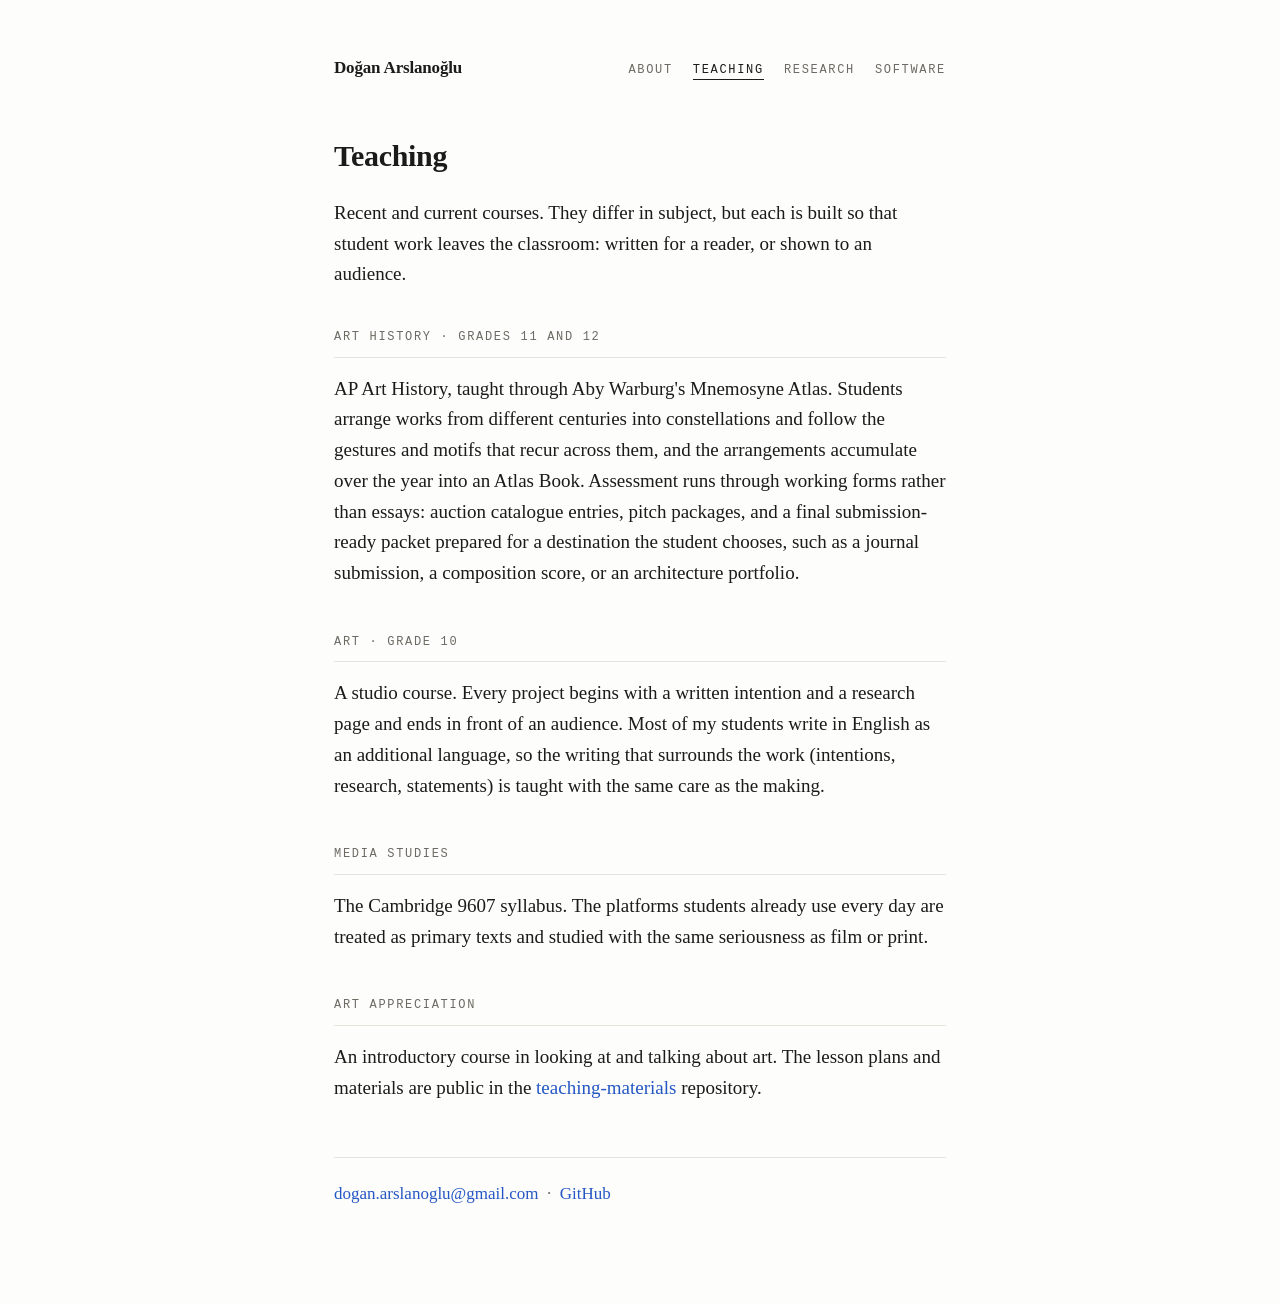
<file: site/teaching.html>
<!DOCTYPE html>
<html lang="en">
<head>
  <meta charset="UTF-8" />
  <meta name="viewport" content="width=device-width, initial-scale=1.0" />
  <title>Teaching · Doğan Arslanoğlu</title>
  <meta name="description" content="Courses taught by Doğan Arslanoğlu: art history through Warburg's Mnemosyne Atlas, studio art, media studies, and art appreciation." />

  <meta property="og:type" content="website" />
  <meta property="og:title" content="Teaching · Doğan Arslanoğlu" />
  <meta property="og:description" content="Art history through Warburg's Mnemosyne Atlas, studio art, media studies, and art appreciation." />

  <link rel="icon" href="data:image/svg+xml,<svg xmlns='http://www.w3.org/2000/svg' viewBox='0 0 100 100'><text y='.9em' font-size='90'>✦</text></svg>" />
  <link rel="stylesheet" href="style.css" />
</head>
<body>
  <div class="wrap">

    <nav class="top" aria-label="Site">
      <a class="site" href="index.html">Doğan Arslanoğlu</a>
      <ul>
        <li><a href="index.html">About</a></li>
        <li><a href="teaching.html" aria-current="page">Teaching</a></li>
        <li><a href="research.html">Research</a></li>
        <li><a href="software.html">Software</a></li>
      </ul>
    </nav>

    <h1 class="page-title">Teaching</h1>

    <p class="lede">
      Recent and current courses. They differ in subject, but each is built so that student work
      leaves the classroom: written for a reader, or shown to an audience.
    </p>

    <section>
      <h2 class="label">Art history · grades 11 and 12</h2>
      <p>
        AP Art History, taught through Aby Warburg's Mnemosyne Atlas. Students arrange works from
        different centuries into constellations and follow the gestures and motifs that recur
        across them, and the arrangements accumulate over the year into an Atlas Book. Assessment
        runs through working forms rather than essays: auction catalogue entries, pitch packages,
        and a final submission-ready packet prepared for a destination the student chooses, such
        as a journal submission, a composition score, or an architecture portfolio.
      </p>
    </section>

    <section>
      <h2 class="label">Art · grade 10</h2>
      <p>
        A studio course. Every project begins with a written intention and a research page and
        ends in front of an audience. Most of my students write in English as an additional
        language, so the writing that surrounds the work (intentions, research, statements) is
        taught with the same care as the making.
      </p>
    </section>

    <section>
      <h2 class="label">Media studies</h2>
      <p>
        The Cambridge 9607 syllabus. The platforms students already use every day are treated as
        primary texts and studied with the same seriousness as film or print.
      </p>
    </section>

    <section>
      <h2 class="label">Art appreciation</h2>
      <p>
        An introductory course in looking at and talking about art. The lesson plans and
        materials are public in the
        <a href="https://github.com/ohwowgreat/teaching-materials">teaching-materials</a>
        repository.
      </p>
    </section>

    <footer>
      <a href="mailto:dogan.arslanoglu@gmail.com">dogan.arslanoglu@gmail.com</a>
      &nbsp;·&nbsp;
      <a href="https://github.com/ohwowgreat">GitHub</a>
    </footer>

  </div>
</body>
</html>
</file>
<file: style.css>
/* Design language of classroomtools.io: white page, black 13px Inter,
   browser-default link colors, fixed top bar and left nav, bordered tables. */

* { box-sizing: border-box; }

html { -webkit-text-size-adjust: 100%; }

body {
  margin: 0;
  background: #fff;
  color: #000;
  font-family: "Inter", system-ui, -apple-system, "Segoe UI", Roboto, sans-serif;
  font-size: 13px;
  line-height: 1.75;
}

a {
  color: -webkit-link;
  color: linktext;
  text-decoration: underline;
  cursor: pointer;
}
a:visited {
  color: -webkit-activelink;
  color: visitedtext;
}

/* ---- Fixed top bar ---- */
.topbar {
  position: fixed;
  top: 0;
  left: 0;
  right: 0;
  height: 2.25rem;
  display: flex;
  align-items: center;
  padding: 0 0.75rem;
  background: #fff;
  z-index: 10;
}
.topbar a {
  color: inherit;
  text-decoration: none;
  font-weight: 700;
}

/* ---- Frame below the bar ---- */
.frame { margin-top: 2.25rem; }

/* ---- Fixed left nav ---- */
.sidebar {
  position: fixed;
  top: 2.25rem;
  left: 0;
  width: 11rem;
  height: calc(100vh - 2.25rem);
  overflow-y: auto;
  padding: 0.75rem;
}
.sidebar .group { margin-bottom: 1rem; }
.sidebar .group:last-child { margin-bottom: 0; }
.sidebar .nav-label { color: #9ca3af; margin: 0 0 0.25rem; }
.sidebar ul {
  list-style: none;
  margin: 0;
  padding: 0;
}
.sidebar li { margin: 0 0 0.125rem; }
.sidebar a[aria-current="page"] { font-weight: 700; }

/* ---- Main column ---- */
main {
  margin-left: 11rem;
  max-width: 56rem;
  padding: 0.75rem 6rem 6rem 2.5rem;
}

main section { margin: 0 0 2rem; scroll-margin-top: 3rem; }
main section:last-child { margin-bottom: 0; }

p { margin: 0 0 0.75rem; }
section > p:last-child { margin-bottom: 0; }

h1 {
  font-size: 1rem;
  font-weight: 700;
  margin: 0 0 0.75rem;
  line-height: 1.5;
}

.bold-label {
  font-weight: 700;
  margin: 0 0 0.5rem;
}

.kicker { color: #6b7280; margin: 0 0 0.25rem; }
.muted { color: #9ca3af; }
.gray { color: #6b7280; }

.tag {
  color: #9ca3af;
  font-size: 0.75rem;
  text-transform: uppercase;
  letter-spacing: 0.025em;
  margin-right: 0.5rem;
}

/* ---- Tables ---- */
table.list {
  width: 100%;
  text-align: left;
  border-collapse: collapse;
}
table.list td {
  border-top: 1px solid #e5e7eb;
  padding: 0.25rem 1.5rem 0.25rem 0;
  vertical-align: top;
}
td.name { white-space: nowrap; }
td.tagline { color: #9ca3af; }
td.status {
  width: 110px;
  white-space: nowrap;
  text-align: right;
  padding-right: 0;
}
td.status .state {
  color: #9ca3af;
  font-size: 0.75rem;
}
.dot {
  display: inline-block;
  width: 0.375rem;
  height: 0.375rem;
  border-radius: 9999px;
  margin-right: 0.375rem;
  vertical-align: 0.0625rem;
}
.dot.live { background: #22c55e; }
.dot.testing { background: #3b82f6; }
.dot.dev { background: #eab308; }

/* ---- In-page footer ---- */
.foot {
  padding-top: 1rem;
  border-top: 1px solid #f3f4f6;
  color: #9ca3af;
}

/* ---- Small screens ---- */
@media (max-width: 720px) {
  .sidebar {
    position: static;
    width: auto;
    height: auto;
    overflow: visible;
    padding: 0.75rem 0.75rem 0;
  }
  .sidebar .group-extra { display: none; }
  .sidebar .group { margin-bottom: 0; }
  .sidebar ul {
    display: flex;
    flex-wrap: wrap;
    gap: 0.25rem 1rem;
  }
  main {
    margin-left: 0;
    padding: 0.75rem 1rem 4rem;
  }
}

@media (max-width: 560px) {
  td.status { display: none; }
  td.name { white-space: normal; }
}
</file>
<file: site/style.css>
:root {
  --bg: #fdfdfb;
  --text: #1b1b19;
  --muted: #6d6a63;
  --link: #2456c4;
  --rule: #e7e4dd;
  --avatar-bg: #efece4;
  --avatar-ink: #3a382f;
}
@media (prefers-color-scheme: dark) {
  :root {
    --bg: #15151a;
    --text: #e9e6df;
    --muted: #9c988e;
    --link: #8bb1f5;
    --rule: #2b2b31;
    --avatar-bg: #24242b;
    --avatar-ink: #c9c5ba;
  }
}

* { box-sizing: border-box; }

html { -webkit-text-size-adjust: 100%; }

body {
  margin: 0;
  background: var(--bg);
  color: var(--text);
  font-family: Charter, "Iowan Old Style", "Palatino Linotype", Palatino, Georgia, "Times New Roman", serif;
  font-size: 19px;
  line-height: 1.62;
  -webkit-font-smoothing: antialiased;
  text-rendering: optimizeLegibility;
}

.wrap {
  max-width: 664px;
  margin: 0 auto;
  padding: 52px 26px 96px;
}

/* ---- Navigation ---- */
nav.top {
  display: flex;
  flex-wrap: wrap;
  align-items: baseline;
  justify-content: space-between;
  gap: 10px 20px;
  margin-bottom: 56px;
}

nav.top .site {
  font-size: 17px;
  font-weight: 600;
  color: var(--text);
  letter-spacing: -0.01em;
}
nav.top .site:hover { text-decoration: none; }

nav.top ul {
  list-style: none;
  display: flex;
  flex-wrap: wrap;
  gap: 4px 20px;
  margin: 0;
  padding: 0;
}

nav.top ul a {
  font-family: ui-monospace, "SF Mono", "JetBrains Mono", Menlo, Consolas, monospace;
  font-size: 12px;
  font-weight: 500;
  letter-spacing: 0.14em;
  text-transform: uppercase;
  color: var(--muted);
}
nav.top ul a:hover {
  color: var(--link);
  text-decoration: none;
}
nav.top ul a[aria-current="page"] {
  color: var(--text);
  border-bottom: 1px solid var(--text);
  padding-bottom: 2px;
}

/* ---- Header (home) ---- */
header { margin-bottom: 40px; }

.avatar {
  width: 92px;
  height: 92px;
  border-radius: 50%;
  background: var(--avatar-bg);
  color: var(--avatar-ink);
  display: flex;
  align-items: center;
  justify-content: center;
  font-size: 34px;
  font-weight: 600;
  letter-spacing: 0.02em;
  margin-bottom: 22px;
  overflow: hidden;
  user-select: none;
}
/* To use a photo instead of the monogram, replace the .avatar <div>
   in the markup with:  <img class="avatar" src="portrait.jpg" alt="Doğan Arslanoğlu" />
   (any square-ish image works; it is cropped to a circle). */
img.avatar { object-fit: cover; }

h1 {
  font-size: 34px;
  line-height: 1.1;
  margin: 0 0 6px;
  font-weight: 600;
  letter-spacing: -0.01em;
}

/* Page title on inner pages */
h1.page-title {
  font-size: 30px;
  margin: 0 0 26px;
}

.role {
  margin: 0;
  color: var(--muted);
  font-size: 17px;
}

/* ---- Body text ---- */
.intro {
  margin: 30px 0 0;
  font-size: 19px;
}
.intro + .intro { margin-top: 18px; }
.intro a { font-weight: 600; }

.lede {
  margin: 0 0 10px;
  font-size: 19px;
}

/* ---- Sections ---- */
section { margin-top: 44px; }
h1.page-title + section,
.lede + section { margin-top: 38px; }

.label {
  font-family: ui-monospace, "SF Mono", "JetBrains Mono", Menlo, Consolas, monospace;
  font-size: 12px;
  font-weight: 500;
  letter-spacing: 0.14em;
  text-transform: uppercase;
  color: var(--muted);
  margin: 0 0 16px;
  padding-bottom: 9px;
  border-bottom: 1px solid var(--rule);
}

section > p {
  margin: 0 0 14px;
}
section > p:last-child { margin-bottom: 0; }

ul.items {
  list-style: none;
  margin: 0;
  padding: 0;
}
ul.items > li {
  margin: 0 0 15px;
}
ul.items > li:last-child { margin-bottom: 0; }

.item-title { font-weight: 600; }

.desc { color: var(--muted); }

/* nested list, e.g. tools under classroomtools.io */
.sub {
  list-style: none;
  margin: 14px 0 0;
  padding: 0 0 0 18px;
  border-left: 2px solid var(--rule);
}
.sub > li { margin: 0 0 11px; font-size: 17.5px; }
.sub > li:last-child { margin-bottom: 0; }

/* repository index */
ul.repos {
  list-style: none;
  margin: 0;
  padding: 0;
}
ul.repos > li {
  margin: 0 0 10px;
  font-size: 17.5px;
}
ul.repos > li:last-child { margin-bottom: 0; }
.repo-name {
  font-family: ui-monospace, "SF Mono", "JetBrains Mono", Menlo, Consolas, monospace;
  font-size: 15px;
  font-weight: 500;
}

/* ---- Links ---- */
a {
  color: var(--link);
  text-decoration: none;
  text-underline-offset: 2px;
}
a:hover { text-decoration: underline; }

/* ---- Footer ---- */
footer {
  margin-top: 54px;
  padding-top: 22px;
  border-top: 1px solid var(--rule);
  color: var(--muted);
  font-size: 17px;
}
footer a { color: var(--link); }

@media (max-width: 480px) {
  .wrap { padding: 36px 20px 72px; }
  body { font-size: 18px; }
  h1 { font-size: 30px; }
  h1.page-title { font-size: 27px; }
  nav.top { margin-bottom: 44px; }
}
</file>
